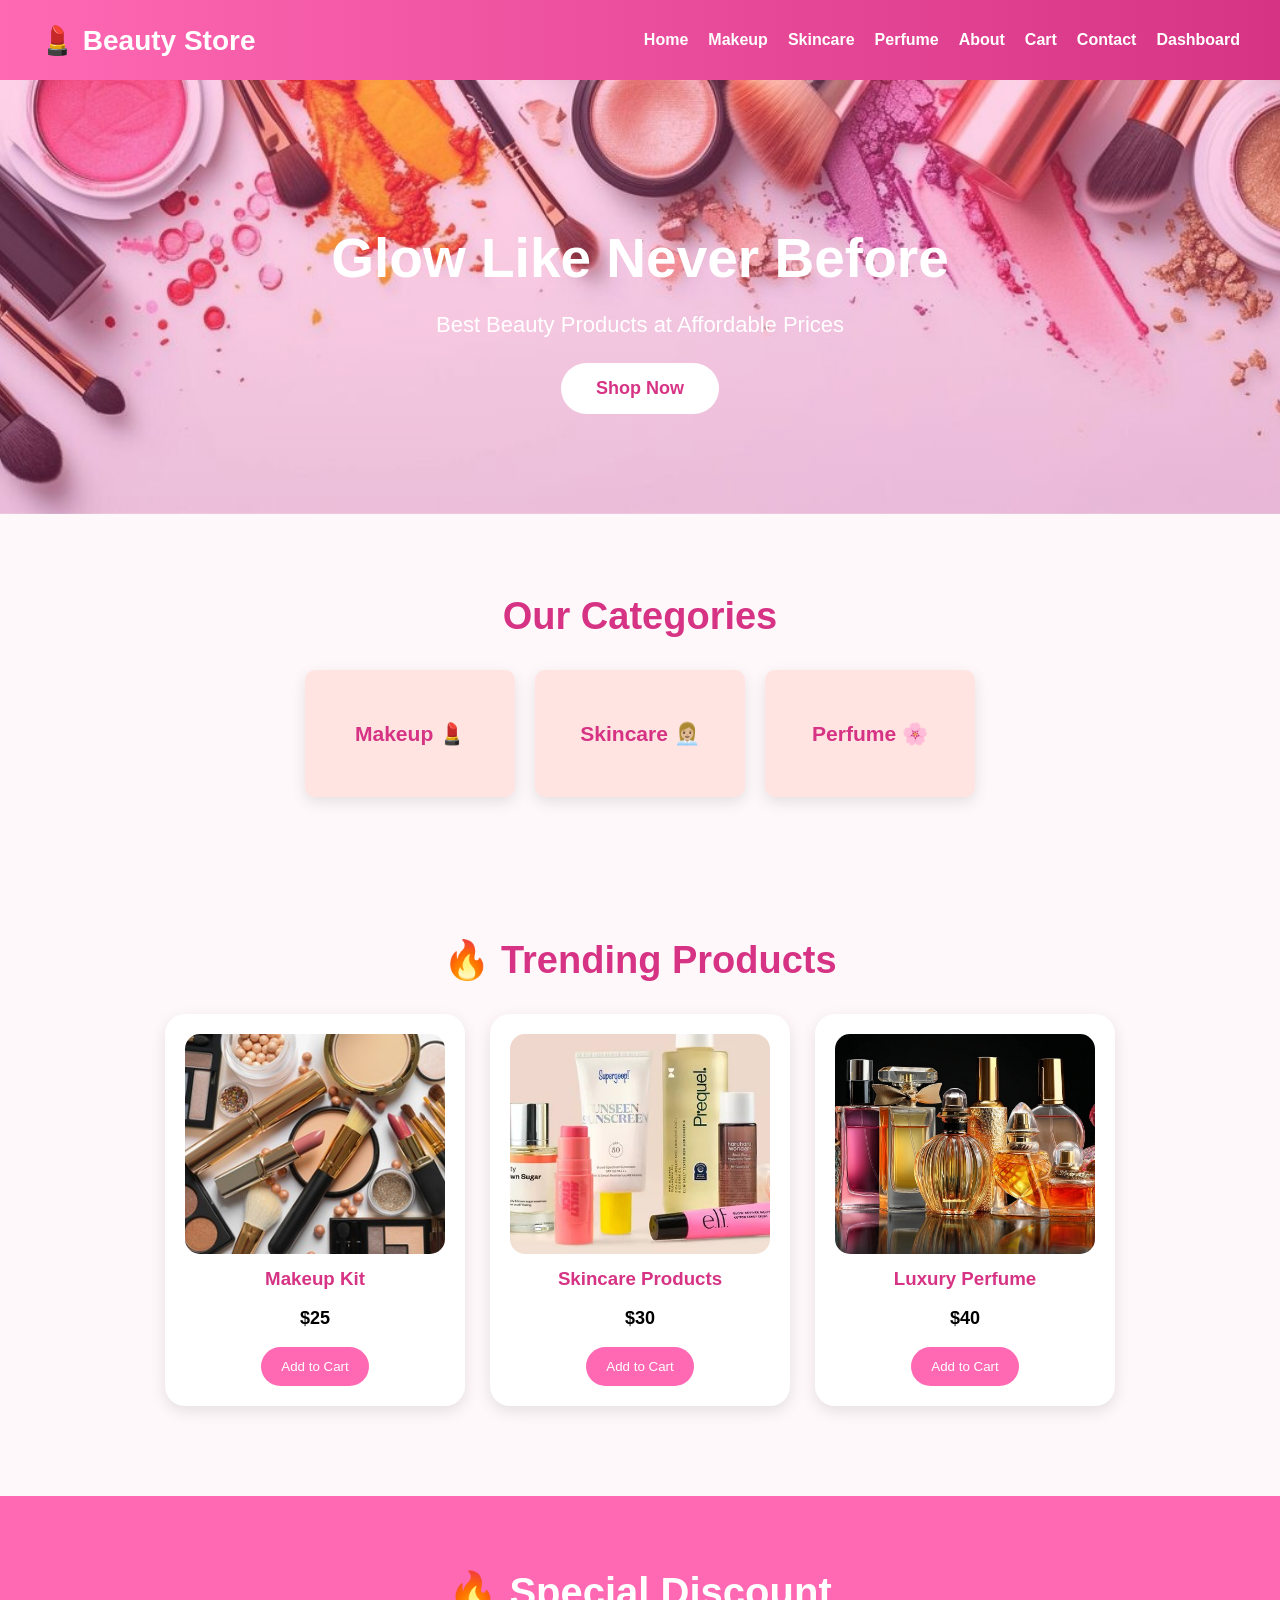
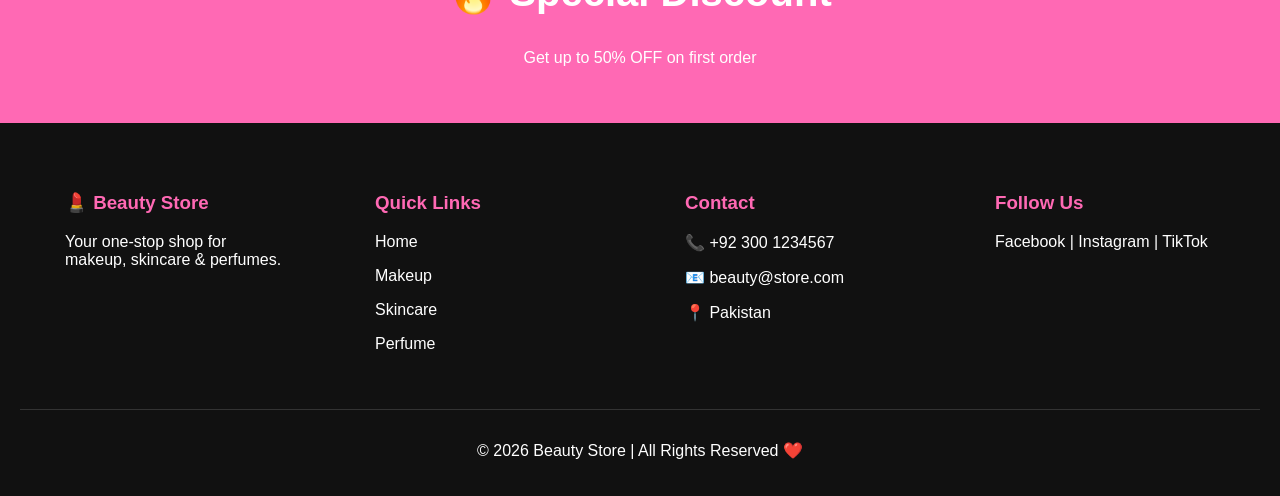
<file: index.html>
<!DOCTYPE html>
<html lang="en">
<head>
    <meta charset="UTF-8">
    <meta name="viewport" content="width=device-width, initial-scale=1.0">
    <title>Beauty Store</title>
    <link rel="stylesheet" href="style.css">
</head>
<body>

<header>
    <nav>
        <div class="logo">💄 Beauty Store</div>
        <ul>
            <li><a href="index.html">Home</a></li>
            <li><a href="makeup.html">Makeup</a></li>
            <li><a href="skincare.html">Skincare</a></li>
            <li><a href="perfume.html">Perfume</a></li>
            <li><a href="about.html">About</a></li>
            <li><a href="cart.html">Cart</a></li>
            <li><a href="contact.html">Contact</a></li>
            <li><a href="admin.html">Dashboard</a></li>
        </ul>
    </nav>
</header>

<!-- HERO SECTION -->
<section class="hero">
    <h1>Glow Like Never Before</h1>
    <p>Best Beauty Products at Affordable Prices</p>
    <button onclick="window.location.href='makeup.html'">Shop Now</button>
</section>

<!-- CATEGORIES -->
<section class="categories">
    <h2>Our Categories</h2>

    <div class="category-container">

        <div class="category-card">
            <h3>Makeup 💄</h3>
        </div>

        <div class="category-card">
            <h3>Skincare 👩🏼‍💼</h3>
        </div>

        <div class="category-card">
            <h3>Perfume 🌸</h3>
        </div>

    </div>
</section>

<!-- FEATURED PRODUCTS -->
<section class="products">
    <h2>🔥 Trending Products</h2>

    <div class="product-container">

        <div class="product-card">
            <img src="makeup.jpg" alt="Makeup Kit">
            <h3>Makeup Kit</h3>
            <p>$25</p>
            <button onclick="addToCart('Makeup Kit', '$25', 'makeup.jpg')">
                Add to Cart
            </button>
        </div>

        <div class="product-card">
            <img src="skincare.jpg" alt="Skincare Products">
            <h3>Skincare Products</h3>
            <p>$30</p>
            <button onclick="addToCart('Skincare Products', '$30', 'skincare.jpg')">
                Add to Cart
            </button>
        </div>

        <div class="product-card">
            <img src="perfume.jpg" alt="Luxury Perfume">
            <h3>Luxury Perfume</h3>
            <p>$40</p>
            <button onclick="addToCart('Luxury Perfume', '$40', 'perfume.jpg')">
                Add to Cart
            </button>
        </div>

    </div>
</section>

<!-- OFFER BANNER -->
<section class="offer">
    <h2>🔥 Special Discount</h2>
    <p>Get up to 50% OFF on first order</p>
</section>

<!-- FOOTER -->
<footer class="footer">
    
    <div class="footer-container">

        <div class="footer-box">
            <h3>💄 Beauty Store</h3>
            <p>Your one-stop shop for makeup, skincare & perfumes.</p>
        </div>

        <div class="footer-box">
            <h3>Quick Links</h3>
            <p><a href="index.html">Home</a></p>
            <p><a href="makeup.html">Makeup</a></p>
            <p><a href="skincare.html">Skincare</a></p>
            <p><a href="perfume.html">Perfume</a></p>
        </div>

        <div class="footer-box">
            <h3>Contact</h3>
            <p>📞 +92 300 1234567</p>
            <p>📧 beauty@store.com</p>
            <p>📍 Pakistan</p>
        </div>

        <div class="footer-box">
            <h3>Follow Us</h3>
            <p>Facebook | Instagram | TikTok</p>
        </div>

    </div>

    <div class="footer-bottom">
        <p>© 2026 Beauty Store | All Rights Reserved ❤️</p>
    </div>

</footer>

<!-- IMPORTANT JAVASCRIPT -->
<script src="script.js"></script>

</body>
</html>
</file>
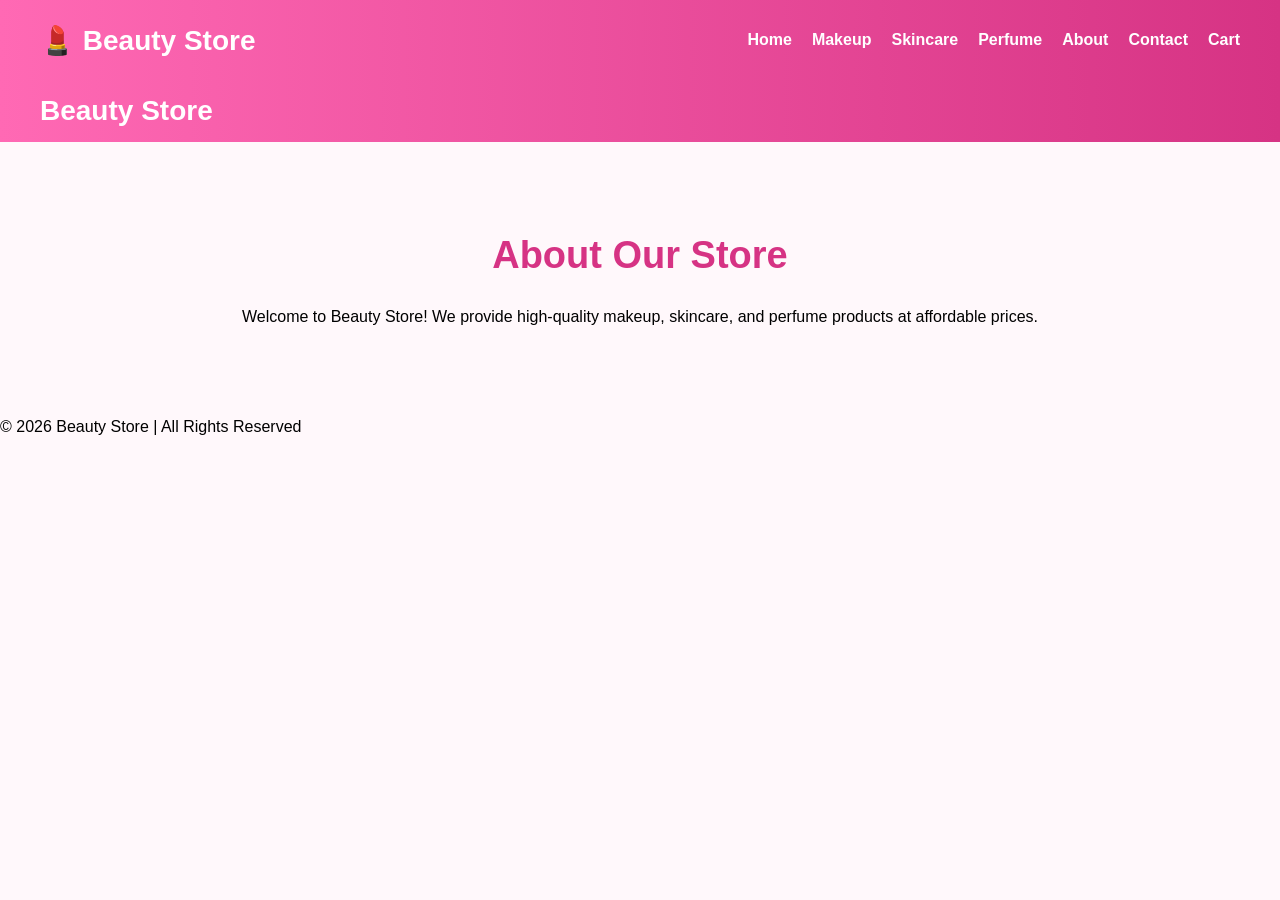
<file: about.html>
<!DOCTYPE html>
<html lang="en">
<head>
    <meta charset="UTF-8">
    <meta name="viewport" content="width=device-width, initial-scale=1.0">
    <title>About Us</title>
    <link rel="stylesheet" href="style.css">
</head>
<body>
<body>

<header>
    <nav>
        <div class="logo">💄 Beauty Store</div>
        <ul>
            <li><a href="index.html">Home</a></li>
            <li><a href="makeup.html">Makeup</a></li>
            <li><a href="skincare.html">Skincare</a></li>
            <li><a href="perfume.html">Perfume</a></li>
            <li><a href="about.html">About</a></li>
            <li><a href="contact.html">Contact</a></li>
            <li><a href="cart.html">Cart</a></li>
        </ul>
    </nav>
</header>

<!-- Page content yahan start hota hai -->
<header>
    <nav>
        <div class="logo">Beauty Store</div>
    </nav>
</header>

<section class="products">
    <h2>About Our Store</h2>
    <p>
        Welcome to Beauty Store!  
        We provide high-quality makeup, skincare, and perfume products
        at affordable prices.
    </p>
</section>

<footer>
    <p>© 2026 Beauty Store | All Rights Reserved</p>
</footer>

</body>
</html>
</file>
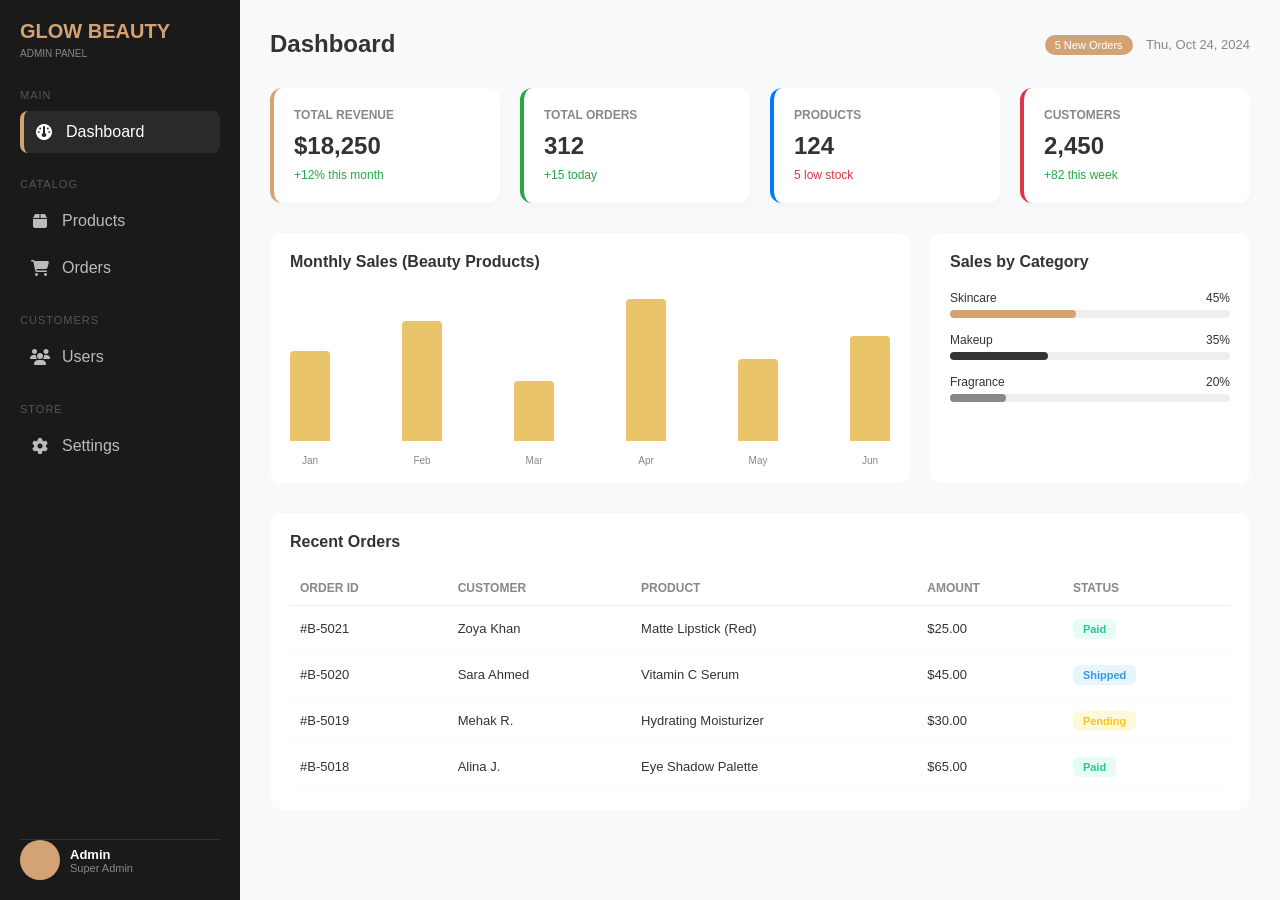
<file: admin.html>
<!DOCTYPE html>
<html lang="en">
<head>
    <meta charset="UTF-8">
    <meta name="viewport" content="width=device-width, initial-scale=1.0">
    <title>Glow Beauty - Admin Panel</title>
    <link rel="stylesheet" href="https://cdnjs.cloudflare.com/ajax/libs/font-awesome/6.4.0/css/all.min.css">
    <style>
        :root {
            --sidebar-bg: #1a1a1a;
            --main-bg: #f8f9fa;
            --accent-color: #d4a373; /* Elegant Gold/Skin tone for Beauty */
            --text-muted: #888;
            --white: #ffffff;
        }

        * { margin: 0; padding: 0; box-sizing: border-box; font-family: 'Segoe UI', Tahoma, Geneva, Verdana, sans-serif; }

        body { display: flex; background-color: var(--main-bg); color: #333; }

        /* Sidebar Style */
        aside {
            width: 240px;
            background-color: var(--sidebar-bg);
            height: 100vh;
            color: white;
            padding: 20px;
            position: fixed;
        }

        .logo { font-weight: bold; font-size: 20px; color: var(--accent-color); margin-bottom: 5px; text-transform: uppercase; }
        .admin-label { font-size: 10px; color: var(--text-muted); margin-bottom: 30px; }

        .menu-section { margin-bottom: 25px; }
        .menu-title { font-size: 11px; color: #555; text-transform: uppercase; margin-bottom: 10px; letter-spacing: 1px; }
        
        .nav-link {
            display: flex; align-items: center; padding: 12px 10px;
            color: #bbb; text-decoration: none; border-radius: 8px; margin-bottom: 5px; transition: 0.3s;
        }

        .nav-link i { margin-right: 12px; width: 20px; text-align: center; }
        .nav-link:hover, .nav-link.active { background: #2a2a2a; color: var(--white); }
        .nav-link.active { border-left: 4px solid var(--accent-color); }

        /* Main Content */
        main { margin-left: 240px; width: calc(100% - 240px); padding: 30px; }

        header { display: flex; justify-content: space-between; align-items: center; margin-bottom: 30px; }
        .date-info { font-size: 13px; color: var(--text-muted); }
        .new-badge { background: var(--accent-color); color: white; padding: 4px 10px; border-radius: 20px; font-size: 11px; margin-right: 10px; }

        /* Dashboard Stats */
        .stats-grid { display: grid; grid-template-columns: repeat(4, 1fr); gap: 20px; margin-bottom: 30px; }
        .stat-card {
            background: white; padding: 20px; border-radius: 12px;
            box-shadow: 0 4px 6px rgba(0,0,0,0.02); border-left: 4px solid #ddd;
        }
        .stat-card.revenue { border-left-color: #d4a373; }
        .stat-card.orders { border-left-color: #28a745; }
        .stat-card.products { border-left-color: #007bff; }
        .stat-card.customers { border-left-color: #dc3545; }

        .stat-card h4 { font-size: 12px; color: var(--text-muted); margin-bottom: 10px; }
        .stat-card h2 { font-size: 24px; margin-bottom: 5px; }
        .stat-card span { font-size: 12px; color: #28a745; }

        /* Content Sections */
        .content-row { display: grid; grid-template-columns: 2fr 1fr; gap: 20px; margin-bottom: 30px; }
        .chart-container, .category-container { background: white; padding: 20px; border-radius: 12px; min-height: 250px; }

        .dummy-bar-chart { display: flex; align-items: flex-end; justify-content: space-between; height: 150px; margin-top: 20px; }
        .bar { background: #e9c46a; width: 40px; border-radius: 4px 4px 0 0; position: relative; }
        .bar::after { content: attr(data-label); position: absolute; bottom: -25px; left: 50%; transform: translateX(-50%); font-size: 10px; color: #888; }

        /* Table */
        .table-container { background: white; padding: 20px; border-radius: 12px; }
        table { width: 100%; border-collapse: collapse; margin-top: 20px; }
        th { text-align: left; font-size: 12px; color: var(--text-muted); padding: 10px; border-bottom: 1px solid #eee; }
        td { padding: 15px 10px; font-size: 13px; border-bottom: 1px solid #fafafa; }
        
        .status { padding: 4px 10px; border-radius: 6px; font-size: 11px; font-weight: bold; }
        .paid { background: #e6fcf5; color: #20c997; }
        .shipped { background: #e7f5ff; color: #339af0; }
        .pending { background: #fff9db; color: #fcc419; }

        .profile-footer { position: absolute; bottom: 20px; width: 200px; display: flex; align-items: center; border-top: 1px solid #333; pt: 15px; }
        .avatar { width: 40px; height: 40px; background: var(--accent-color); border-radius: 50%; margin-right: 10px; }
    </style>
</head>
<body>

    <aside>
        <div class="logo">GLOW BEAUTY</div>
        <div class="admin-label">ADMIN PANEL</div>

        <div class="menu-section">
            <div class="menu-title">Main</div>
            <a href="#" class="nav-link active"><i class="fa-solid fa-gauge"></i> Dashboard</a>
        </div>

        <div class="menu-section">
            <div class="menu-title">Catalog</div>
            <a href="#" class="nav-link"><i class="fa-solid fa-box"></i> Products</a>
            <a href="#" class="nav-link"><i class="fa-solid fa-cart-shopping"></i> Orders</a>
        </div>

        <div class="menu-section">
            <div class="menu-title">Customers</div>
            <a href="#" class="nav-link"><i class="fa-solid fa-users"></i> Users</a>
        </div>

        <div class="menu-section">
            <div class="menu-title">Store</div>
            <a href="#" class="nav-link"><i class="fa-solid fa-gear"></i> Settings</a>
        </div>

        <div class="profile-footer">
            <div class="avatar"></div>
            <div>
                <div style="font-size: 13px; font-weight: bold;">Admin</div>
                <div style="font-size: 11px; color: var(--text-muted);">Super Admin</div>
            </div>
        </div>
    </aside>

    <main>
        <header>
            <h2>Dashboard</h2>
            <div class="date-info">
                <span class="new-badge">5 New Orders</span> Thu, Oct 24, 2024
            </div>
        </header>

        <div class="stats-grid">
            <div class="stat-card revenue">
                <h4>TOTAL REVENUE</h4>
                <h2>$18,250</h2>
                <span>+12% this month</span>
            </div>
            <div class="stat-card orders">
                <h4>TOTAL ORDERS</h4>
                <h2>312</h2>
                <span>+15 today</span>
            </div>
            <div class="stat-card products">
                <h4>PRODUCTS</h4>
                <h2>124</h2>
                <span style="color: #dc3545;">5 low stock</span>
            </div>
            <div class="stat-card customers">
                <h4>CUSTOMERS</h4>
                <h2>2,450</h2>
                <span>+82 this week</span>
            </div>
        </div>

        <div class="content-row">
            <div class="chart-container">
                <h4>Monthly Sales (Beauty Products)</h4>
                <div class="dummy-bar-chart">
                    <div class="bar" style="height: 60%;" data-label="Jan"></div>
                    <div class="bar" style="height: 80%;" data-label="Feb"></div>
                    <div class="bar" style="height: 40%;" data-label="Mar"></div>
                    <div class="bar" style="height: 95%;" data-label="Apr"></div>
                    <div class="bar" style="height: 55%;" data-label="May"></div>
                    <div class="bar" style="height: 70%;" data-label="Jun"></div>
                </div>
            </div>
            <div class="category-container">
                <h4>Sales by Category</h4>
                <div style="margin-top: 20px;">
                    <p style="font-size: 12px; margin-bottom: 5px;">Skincare <span style="float: right;">45%</span></p>
                    <div style="background: #eee; height: 8px; border-radius: 10px; margin-bottom: 15px;">
                        <div style="background: var(--accent-color); width: 45%; height: 100%; border-radius: 10px;"></div>
                    </div>
                    <p style="font-size: 12px; margin-bottom: 5px;">Makeup <span style="float: right;">35%</span></p>
                    <div style="background: #eee; height: 8px; border-radius: 10px; margin-bottom: 15px;">
                        <div style="background: #333; width: 35%; height: 100%; border-radius: 10px;"></div>
                    </div>
                    <p style="font-size: 12px; margin-bottom: 5px;">Fragrance <span style="float: right;">20%</span></p>
                    <div style="background: #eee; height: 8px; border-radius: 10px;">
                        <div style="background: #888; width: 20%; height: 100%; border-radius: 10px;"></div>
                    </div>
                </div>
            </div>
        </div>

        <div class="table-container">
            <h4>Recent Orders</h4>
            <table>
                <thead>
                    <tr>
                        <th>ORDER ID</th>
                        <th>CUSTOMER</th>
                        <th>PRODUCT</th>
                        <th>AMOUNT</th>
                        <th>STATUS</th>
                    </tr>
                </thead>
                <tbody>
                    <tr>
                        <td>#B-5021</td>
                        <td>Zoya Khan</td>
                        <td>Matte Lipstick (Red)</td>
                        <td>$25.00</td>
                        <td><span class="status paid">Paid</span></td>
                    </tr>
                    <tr>
                        <td>#B-5020</td>
                        <td>Sara Ahmed</td>
                        <td>Vitamin C Serum</td>
                        <td>$45.00</td>
                        <td><span class="status shipped">Shipped</span></td>
                    </tr>
                    <tr>
                        <td>#B-5019</td>
                        <td>Mehak R.</td>
                        <td>Hydrating Moisturizer</td>
                        <td>$30.00</td>
                        <td><span class="status pending">Pending</span></td>
                    </tr>
                    <tr>
                        <td>#B-5018</td>
                        <td>Alina J.</td>
                        <td>Eye Shadow Palette</td>
                        <td>$65.00</td>
                        <td><span class="status paid">Paid</span></td>
                    </tr>
                </tbody>
            </table>
        </div>
    </main>

</body>
</html>
</file>
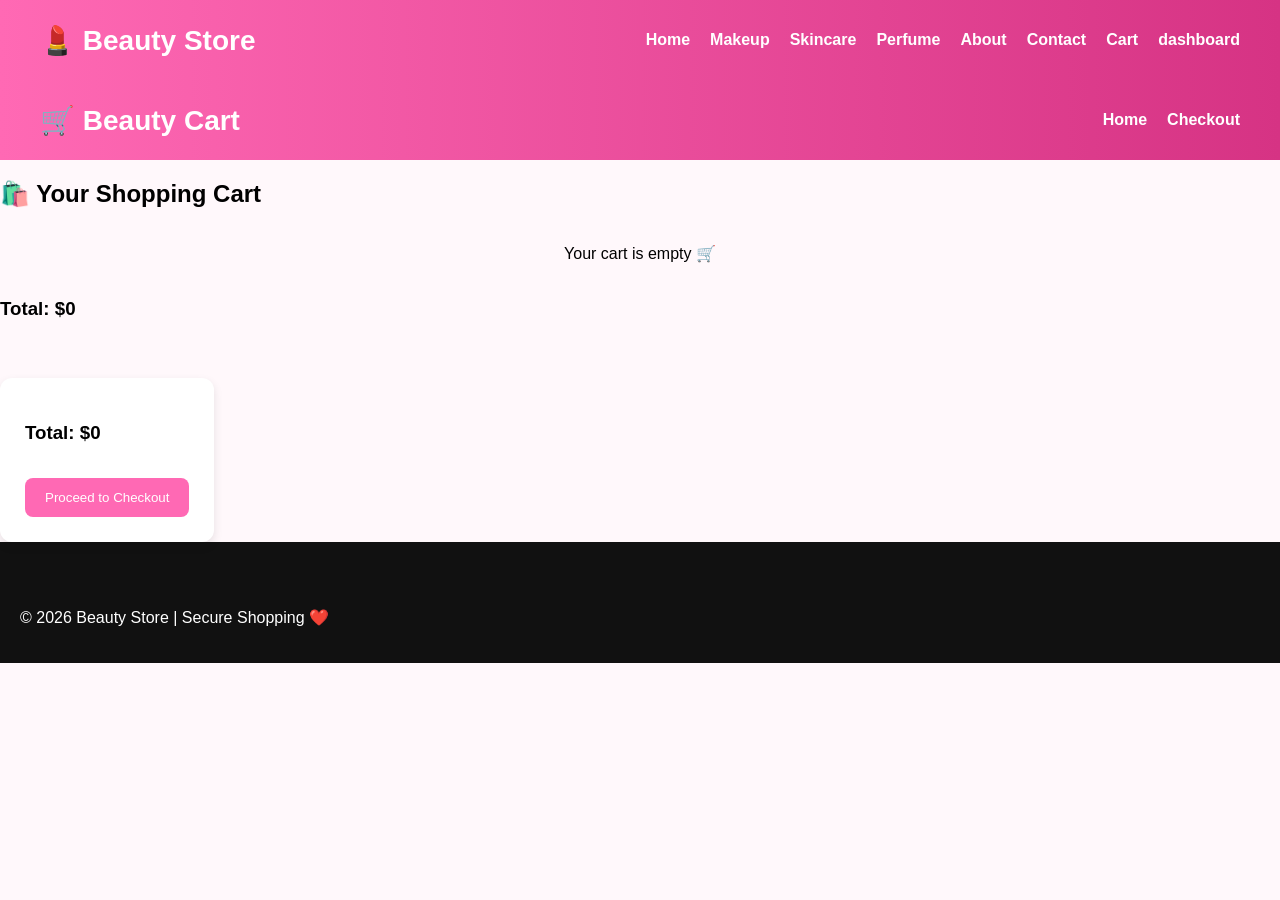
<file: cart.html>
<!DOCTYPE html>
<html lang="en">
<head>
    <meta charset="UTF-8">
    <meta name="viewport" content="width=device-width, initial-scale=1.0">
    <title>Shopping Cart</title>
    <link rel="stylesheet" href="style.css">
</head>
<body>
<body>

<header>
    <nav>
        <div class="logo">💄 Beauty Store</div>
        <ul>
            <li><a href="index.html">Home</a></li>
            <li><a href="makeup.html">Makeup</a></li>
            <li><a href="skincare.html">Skincare</a></li>
            <li><a href="perfume.html">Perfume</a></li>
            <li><a href="about.html">About</a></li>
            <li><a href="contact.html">Contact</a></li>
            <li><a href="cart.html">Cart</a></li>
              <li><a href="admin.html">dashboard</a></li>

        </ul>
    </nav>
</header>

<!-- Page content yahan start hota hai -->
<header>
    <nav>
        <div class="logo">🛒 Beauty Cart</div>
        <ul>
            <li><a href="index.html">Home</a></li>
            <li><a href="checkout.html">Checkout</a></li>
        </ul>
    </nav>
</header>

    <h2>🛍️ Your Shopping Cart</h2>

    <div id="cart-items" class="cart-container">
        <p>Your cart is empty.</p>
    </div><div id="cart-items"></div>

<h3>Total: $<span id="total">0</span></h3>

<script src="cart.js"></script>


    <div class="cart-summary">
        <h3>Total: $<span id="total">0</span></h3>
        <button onclick="window.location.href='checkout.html'">Proceed to Checkout</button>
    </div>
</section>

<footer class="footer">
    <p>© 2026 Beauty Store | Secure Shopping ❤️</p>
</footer>

<script src="cart.js"></script>

</body>
</html>
</file>
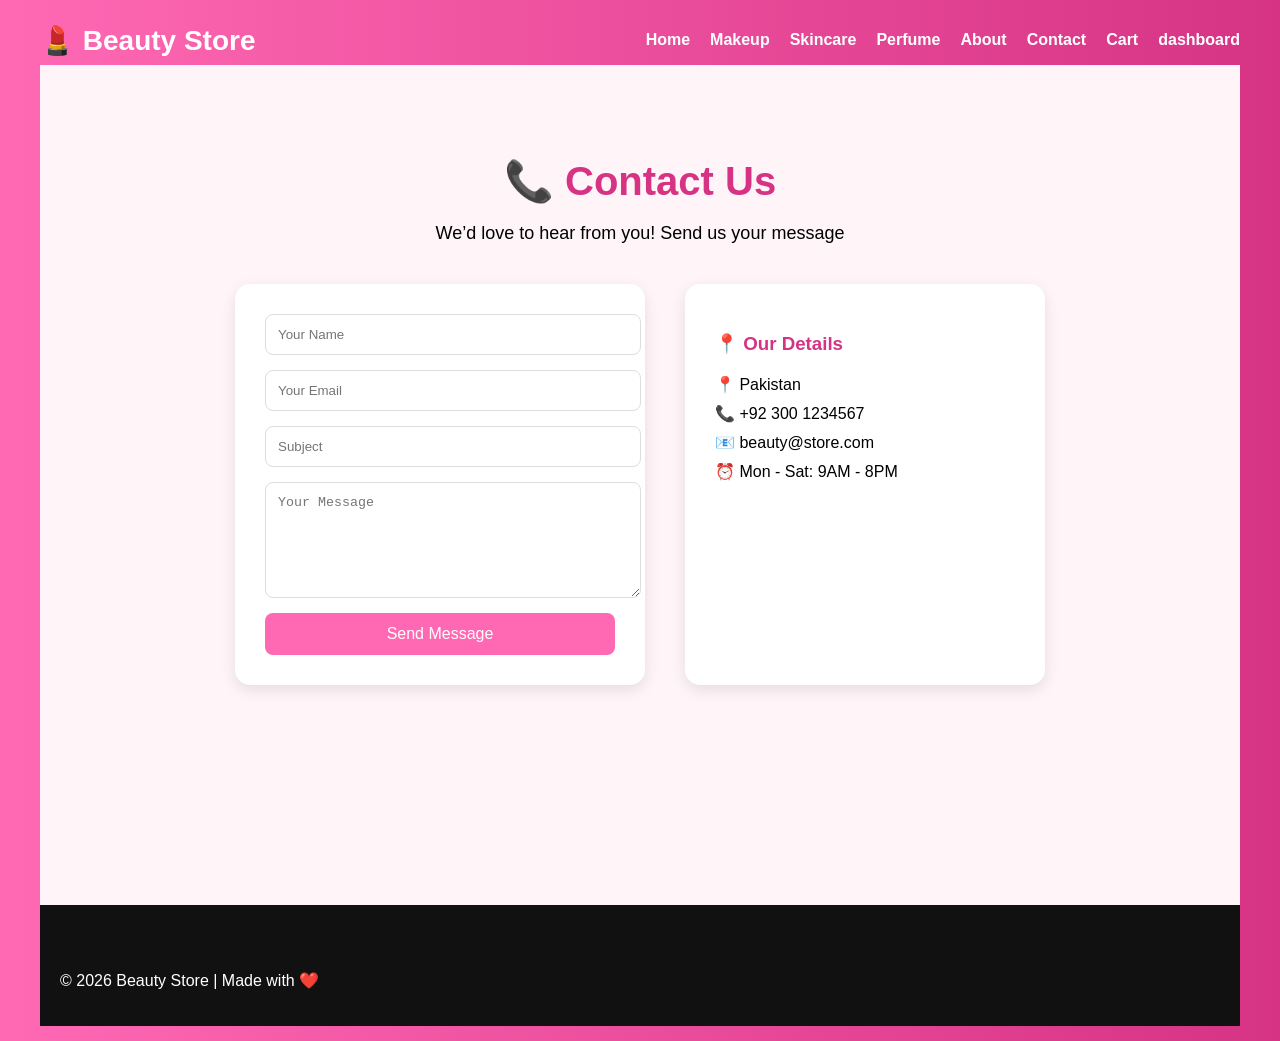
<file: Contact.html>
<!DOCTYPE html>
<html lang="en">
<head>
    <meta charset="UTF-8">
    <meta name="viewport" content="width=device-width, initial-scale=1.0">
    <title>Contact Us - Beauty Store</title>
    <link rel="stylesheet" href="style.css">
</head>
<body>
<body>

<header>
    <nav>
        <div class="logo">💄 Beauty Store</div>
        <ul>
            <li><a href="index.html">Home</a></li>
            <li><a href="makeup.html">Makeup</a></li>
            <li><a href="skincare.html">Skincare</a></li>
            <li><a href="perfume.html">Perfume</a></li>
            <li><a href="about.html">About</a></li>
            <li><a href="contact.html">Contact</a></li>
            <li><a href="cart.html">Cart</a></li>
              <li><a href="admin.html">dashboard</a></li>

        </ul>
    </nav>


<!-- CONTACT SECTION -->
<section class="contact-page">

    <h2>📞 Contact Us</h2>
    <p>We’d love to hear from you! Send us your message </p>

    <div class="contact-container">

        <!-- FORM -->
        <form class="contact-form">

            <input type="text" placeholder="Your Name" required>

            <input type="email" placeholder="Your Email" required>

            <input type="text" placeholder="Subject" required>

            <textarea placeholder="Your Message" rows="6" required></textarea>

            <button type="submit">Send Message</button>

        </form>

        <!-- CONTACT INFO -->
        <div class="contact-info">
            <h3>📍 Our Details</h3>
            <p>📍 Pakistan</p>
            <p>📞 +92 300 1234567</p>
            <p>📧 beauty@store.com</p>
            <p>⏰ Mon - Sat: 9AM - 8PM</p>
        </div>

    </div>

</section>

<!-- FOOTER -->
<footer class="footer">
    <p>© 2026 Beauty Store | Made with ❤️</p>
</footer>

<!-- JAVASCRIPT -->
<script src="script.js"></script>

</body>
</html>
</file>
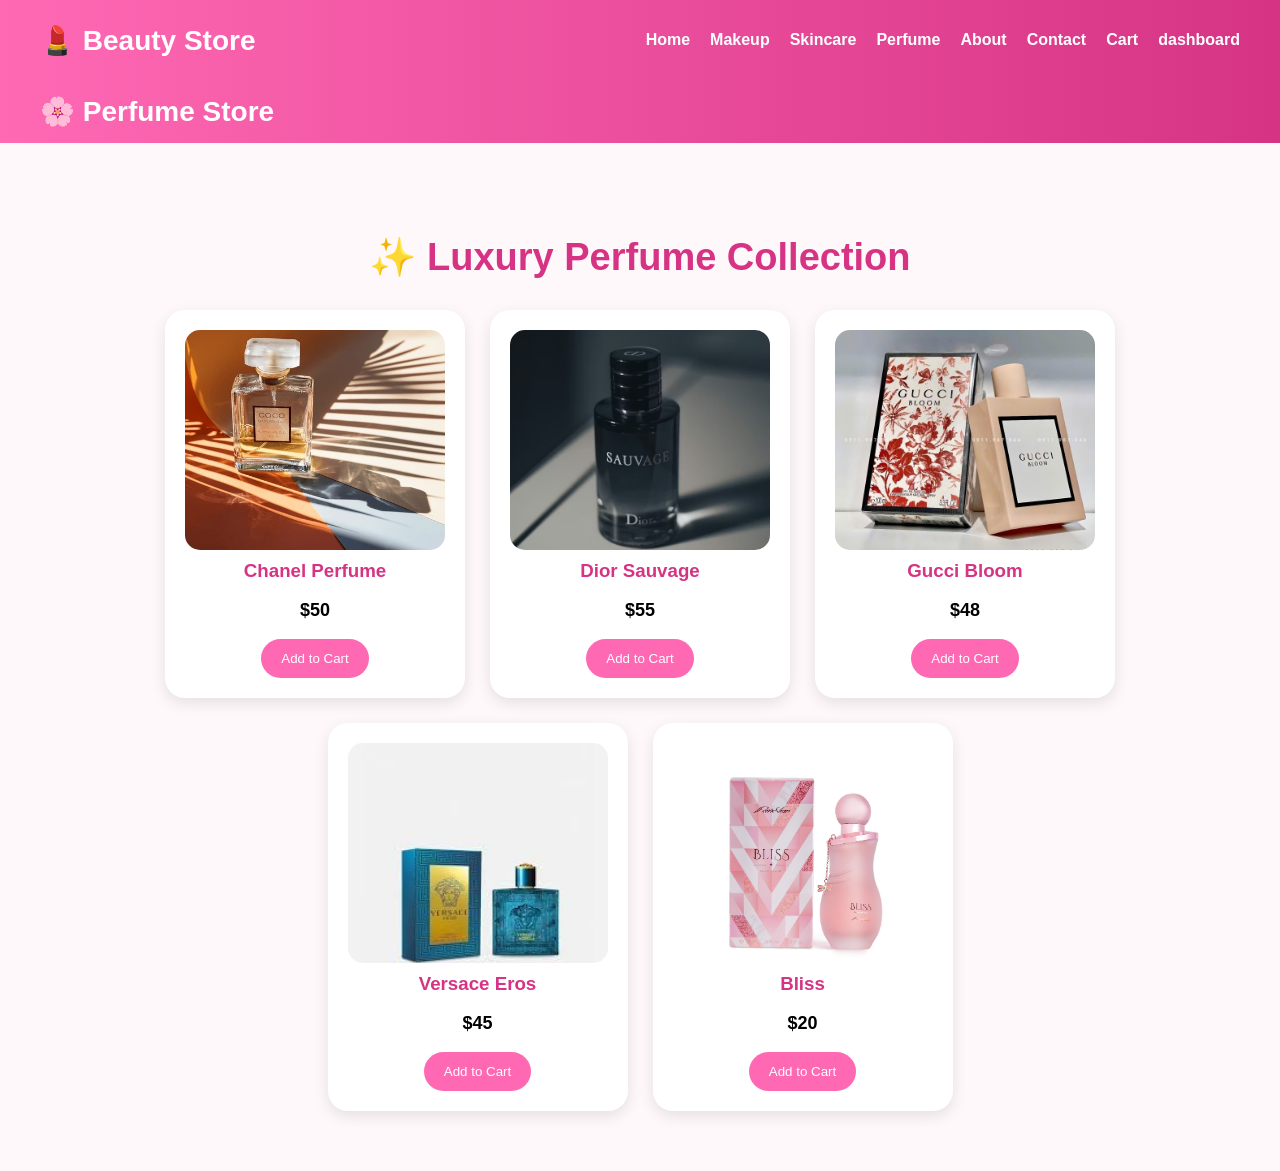
<file: perfume.html>
<header>
    <nav>
        <div class="logo">💄 Beauty Store</div>
        <ul>
            <li><a href="index.html">Home</a></li>
            <li><a href="makeup.html">Makeup</a></li>
            <li><a href="skincare.html">Skincare</a></li>
            <li><a href="perfume.html">Perfume</a></li>
            <li><a href="about.html">About</a></li>
            <li><a href="contact.html">Contact</a></li>
            <li><a href="cart.html">Cart</a></li>
            <li><a href="admin.html">dashboard</a></li>

        </ul>
    </nav>
</header>

<!DOCTYPE html>
<html lang="en">
<head>
    <meta charset="UTF-8">
    <title>Perfume Collection</title>
    <link rel="stylesheet" href="style.css">
</head>
<body>

<header>
    <nav>
        <div class="logo">🌸 Perfume Store</div>
    </nav>
</header>

<section class="products">
    <h2>✨ Luxury Perfume Collection</h2>

    <div class="product-container">

        <div class="product-card">
            <img src="chanel.jpg">
            <h3>Chanel Perfume</h3>
            <p>$50</p>
            <button onclick="addToCart('Chanel Perfume', '$50', 'chanel.jpg')">Add to Cart</button>
        </div>

        <div class="product-card">
            <img src="dior.jpg">
            <h3>Dior Sauvage</h3>
            <p>$55</p>
            <button onclick="addToCart('Dior Sauvage', '$55', 'dior.jpg')">Add to Cart</button>
        </div>

        <div class="product-card">
            <img src="gucci.jpg">
            <h3>Gucci Bloom</h3>
            <p>$48</p>
            <button onclick="addToCart('Gucci Bloom', '$48', 'gucci.jpg')">Add to Cart</button>
        </div>

        <div class="product-card">
            <img src="versace.jpg">
            <h3>Versace Eros</h3>
            <p>$45</p>
            <button onclick="addToCart('Versace Eros', '$45', 'versace.jpg')">Add to Cart</button>
        </div>

        <div class="product-card">
            <img src="bliss.jpg">
            <h3>Bliss</h3>
            <p>$20</p>
            <button onclick="addToCart('Body Mist', '$20', 'bodymist.jpg')">Add to Cart</button>
        </div>

    </div>
</section>

<script src="script.js"></script>

</body>
</html>
</file>
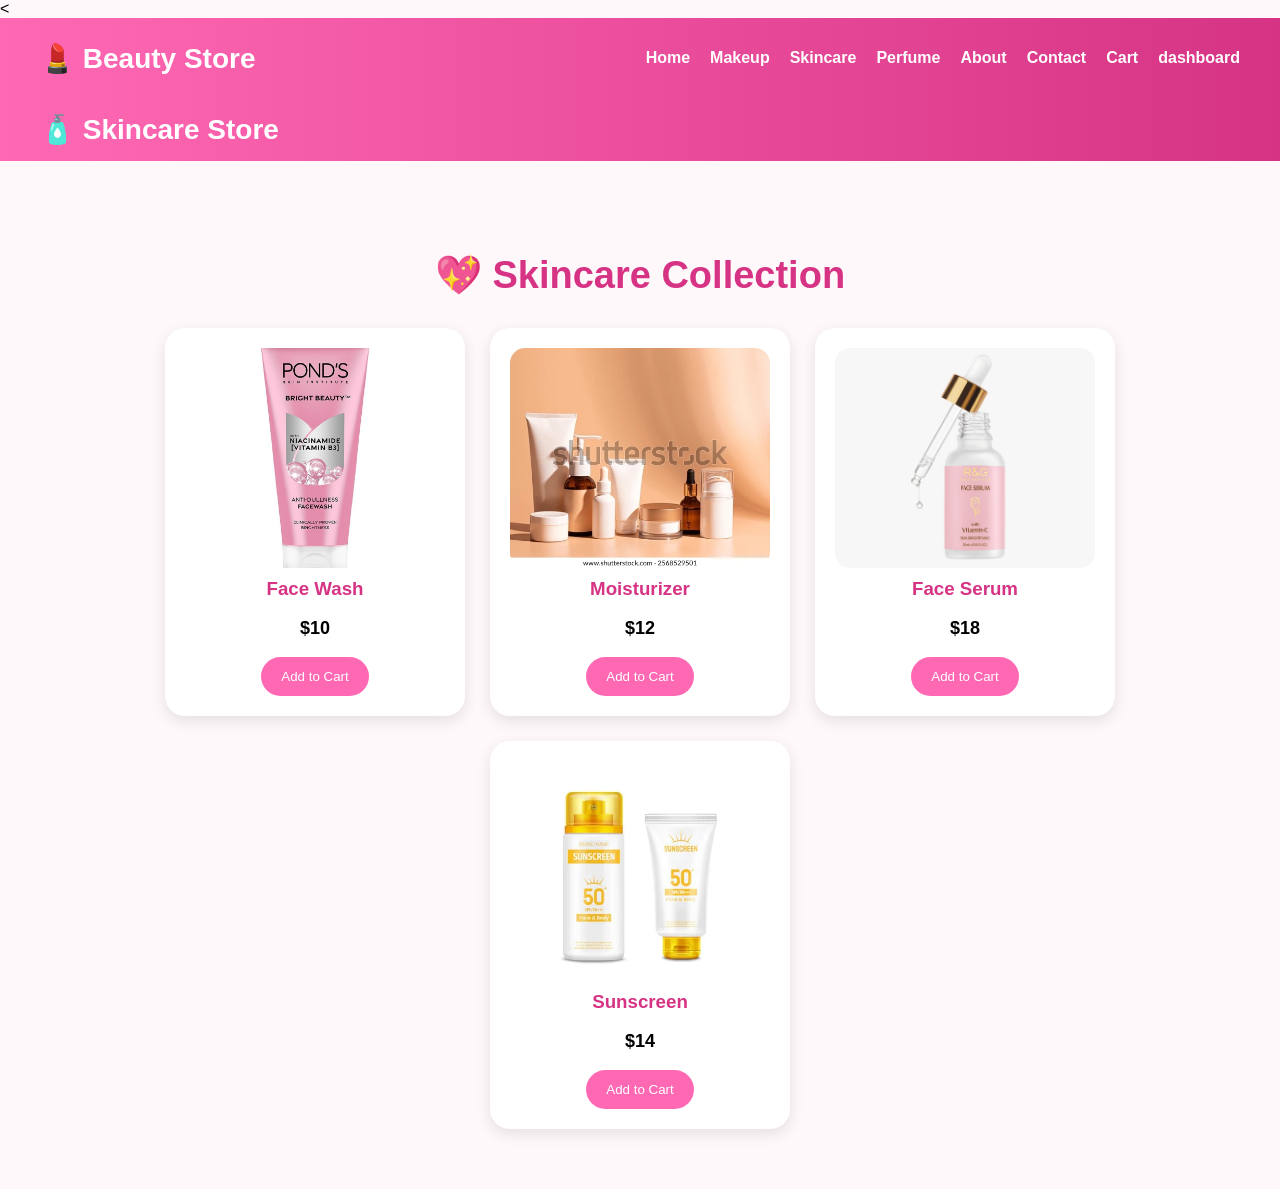
<file: skincare.html>
<
<header>
    <nav>
        <div class="logo">💄 Beauty Store</div>
        <ul>
            <li><a href="index.html">Home</a></li>
            <li><a href="makeup.html">Makeup</a></li>
            <li><a href="skincare.html">Skincare</a></li>
            <li><a href="perfume.html">Perfume</a></li>
            <li><a href="about.html">About</a></li>
            <li><a href="contact.html">Contact</a></li>
            <li><a href="cart.html">Cart</a></li>
              <li><a href="admin.html">dashboard</a></li>

        </ul>
    </nav>
</header>


        <!DOCTYPE html>
<html lang="en">
<head>
    <meta charset="UTF-8">
    <title>Skincare Products</title>
    <link rel="stylesheet" href="style.css">
</head>
<body>

<header>
    <nav>
        <div class="logo">🧴 Skincare Store</div>
    </nav>
</header>

<section class="products">
    <h2>💖 Skincare Collection</h2>

    <div class="product-container">

        <div class="product-card">
            <img src="facewash.jpg">
            <h3>Face Wash</h3>
            <p>$10</p>
            <button onclick="addToCart('Face Wash', '$10', 'facewash.jpg')">Add to Cart</button>
        </div>

        <div class="product-card">
            <img src="moisturizer.jpg">
            <h3>Moisturizer</h3>
            <p>$12</p>
            <button onclick="addToCart('Moisturizer', '$12', 'moisturizer.jpg')">Add to Cart</button>
        </div>

        <div class="product-card">
            <img src="serum.jpg">
            <h3>Face Serum</h3>
            <p>$18</p>
            <button onclick="addToCart('Face Serum', '$18', 'serum.jpg')">Add to Cart</button>
        </div>

        <div class="product-card">
            <img src="sunscreen.jpg">
            <h3>Sunscreen</h3>
            <p>$14</p>
            <button onclick="addToCart('Sunscreen', '$14', 'sunscreen.jpg')">Add to Cart</button>
        </div>

    </div>
</section>

<script src="script.js"></script>

</body>
</html>
</file>
<file: style.css>
*/* 🌸 BEAUTY STORE MODERN STYLISH DESIGN */

body {
    margin: 0;
    font-family: Arial, sans-serif;
    background: #fff8fb;
}

/* HEADER */
header {
    background: linear-gradient(to right, #ff69b4, #d63384);
    padding: 15px 40px;
    position: sticky;
    top: 0;
    z-index: 1000;
}

nav {
    display: flex;
    justify-content: space-between;
    align-items: center;
}

.logo {
    color: white;
    font-size: 28px;
    font-weight: bold;
}

nav ul {
    display: flex;
    list-style: none;
    gap: 20px;
}

nav ul li a {
    color: white;
    text-decoration: none;
    font-weight: bold;
    transition: 0.3s;
}

nav ul li a:hover {
    color: #ffe4f2;
}

/* HERO */
.hero {
    text-align: center;
    padding: 100px 20px;
    background: linear-gradient(rgba(255,105,180,0.3), rgba(214,51,132,0.3)),
                url('beauty-banner.jpg');
    background-size: cover;
    background-position: center;
    color: white;
}

.hero h1 {
    font-size: 55px;
    margin-bottom: 15px;
}

.hero p {
    font-size: 22px;
    margin-bottom: 25px;
}

.hero button {
    padding: 15px 35px;
    background: white;
    color: #d63384;
    border: none;
    border-radius: 30px;
    cursor: pointer;
    font-size: 18px;
    font-weight: bold;
    transition: 0.3s;
}

.hero button:hover {
    background: #d63384;
    color: white;
}

/* CATEGORIES */
.categories {
    padding: 60px 20px;
    text-align: center;
}

.categories h2 {
    font-size: 38px;
    color: #d63384;
}

.category-container {
    display: flex;
    justify-content: center;
    gap: 25px;
    margin-top: 30px;
    flex-wrap: wrap;
}

.category-card {
    background: white;
    padding: 30px;
    width: 220px;
    border-radius: 20px;
    box-shadow: 0 5px 15px rgba(0,0,0,0.1);
    transition: 0.3s;
    cursor: pointer;
}

.category-card:hover {
    transform: translateY(-10px);
}

.category-card h3 {
    color: #d63384;
}

/* PRODUCTS */
.products {
    padding: 60px 20px;
    text-align: center;
}

.products h2 {
    font-size: 38px;
    color: #d63384;
}

.product-container {
    display: flex;
    justify-content: center;
    gap: 25px;
    flex-wrap: wrap;
    margin-top: 30px;
}

.product-card {
    background: white;
    width: 260px;
    padding: 20px;
    border-radius: 20px;
    box-shadow: 0 5px 15px rgba(0,0,0,0.1);
    transition: 0.3s;
}

.product-card:hover {
    transform: scale(1.05);
}

.product-card img {
    width: 100%;
    height: 220px;
    object-fit: cover;
    border-radius: 15px;
}

.product-card h3 {
    color: #d63384;
    margin: 10px 0;
}

.product-card p {
    font-size: 18px;
    font-weight: bold;
}

.product-card button {
    padding: 12px 20px;
    background: #ff69b4;
    color: white;
    border: none;
    border-radius: 25px;
    cursor: pointer;
    transition: 0.3s;
}

.product-card button:hover {
    background: #d63384;
}

/* OFFER */
.offer {
    text-align: center;
    padding: 60px 20px;
    background: linear-gradient(to right, #ff69b4, #d63384);
    color: white;
}

.offer h2 {
    font-size: 40px;
}

/* FOOTER */
.footer {
    background: #111;
    color: white;
    padding: 50px 20px 20px;
}

.footer-container {
    display: flex;
    justify-content: space-around;
    flex-wrap: wrap;
}

.footer-box {
    width: 220px;
    margin-bottom: 20px;
}

.footer-box h3 {
    color: #ff69b4;
}

.footer-box a {
    color: white;
    text-decoration: none;
}

.footer-box a:hover {
    color: #ff69b4;
}

.footer-bottom {
    text-align: center;
    margin-top: 20px;
    border-top: 1px solid #333;
    padding-top: 15px;
}
   

/*
.footer-container {
    display: flex;
    justify-content: space-around;
    flex-wrap: wrap;
    gap: 20px;
}

.footer-box {
    width: 200px;
}

.footer-box h3 {
    margin-bottom: 15px;
    color: #ff69b4;
}

.footer-box a {
    color: white;
    text-decoration: none;
    display: block;
    margin: 5px 0;
}

.footer-box a:hover {
    color: pink;
}

.footer-bottom {
    text-align: center;
    margin-top: 40px;
    border-top: 1px solid #333;
    padding-top: 20px;
    font-size: 14px;
}
}.hero {
    text-align: center;
    padding: 120px 20px;
    background: linear-gradient(to right, #ffb6c1, #ff69b4);
    color: white;
}

.hero h1 {
    font-size: 50px;
}

.hero button {
    padding: 12px 25px;
    border: none;
    background: white;
    color: #d63384;
    font-size: 18px;
    cursor: pointer;
    margin-top: 15px;
}

/* Categories */
.categories {
    text-align: center;
    padding: 50px;
}

.category-container {
    display: flex;
    justify-content: center;
    gap: 20px;
}

.category-card {
    padding: 30px;
    background: #ffe4e1;
    border-radius: 10px;
    width: 150px;
    font-size: 18px;
}

/* Offer */
.offer {
    text-align: center;
    padding: 40px;
    background: #ff69b4;
    color: white;
    margin-top: 30px;
}.cart-page {
    padding: 50px 20px;
    text-align: center;
    background: #fff5f8;
    min-height: 80vh;
}

.cart-page h2 {
    margin-bottom: 30px;
    color: #d63384;
}

.cart-container {
    display: flex;
    flex-direction: column;
    gap: 20px;
    align-items: center;
}

.cart-item {
    display: flex;
    justify-content: space-between;
    align-items: center;
    width: 80%;
    max-width: 700px;
    background: white;
    padding: 20px;
    border-radius: 12px;
    box-shadow: 0 4px 10px rgba(0,0,0,0.1);
}

.cart-item img {
    width: 100px;
    border-radius: 10px;
}

.cart-item h3 {
    flex: 1;
    margin-left: 20px;
}

.cart-item p {
    font-size: 18px;
    color: #333;
}

.cart-item button {
    background: crimson;
    color: white;
    border: none;
    padding: 8px 14px;
    cursor: pointer;
    border-radius: 5px;
}

.cart-summary {
    margin-top: 40px;
    padding: 25px;
    background: white;
    display: inline-block;
    border-radius: 12px;
    box-shadow: 0 4px 10px rgba(0,0,0,0.1);
}

.cart-summary button {
    margin-top: 15px;
    padding: 12px 20px;
    background: #ff69b4;
    color: white;
    border: none;
    cursor: pointer;
    border-radius: 8px;
}.contact-page {
    padding: 60px 20px;
    background: #fff5f8;
    text-align: center;
    min-height: 80vh;
}

.contact-page h2 {
    font-size: 40px;
    color: #d63384;
    margin-bottom: 10px;
}

.contact-page p {
    margin-bottom: 40px;
    font-size: 18px;
}

.contact-container {
    display: flex;
    justify-content: center;
    gap: 40px;
    flex-wrap: wrap;
}

.contact-form {
    background: white;
    padding: 30px;
    border-radius: 15px;
    box-shadow: 0 5px 15px rgba(0,0,0,0.1);
    width: 350px;
    display: flex;
    flex-direction: column;
    gap: 15px;
}

.contact-form input,
.contact-form textarea {
    padding: 12px;
    border: 1px solid #ddd;
    border-radius: 8px;
    width: 100%;
}

.contact-form button {
    background: #ff69b4;
    color: white;
    border: none;
    padding: 12px;
    cursor: pointer;
    border-radius: 8px;
    font-size: 16px;
}

.contact-form button:hover {
    background: #d63384;
}

.contact-info {
    background: white;
    padding: 30px;
    width: 300px;
    border-radius: 15px;
    box-shadow: 0 5px 15px rgba(0,0,0,0.1);
    text-align: left;
}

.contact-info h3 {
    color: #d63384;
    margin-bottom: 20px;
}

.contact-info p {
    margin: 10px 0;
    font-size: 16px;
}
</file>
